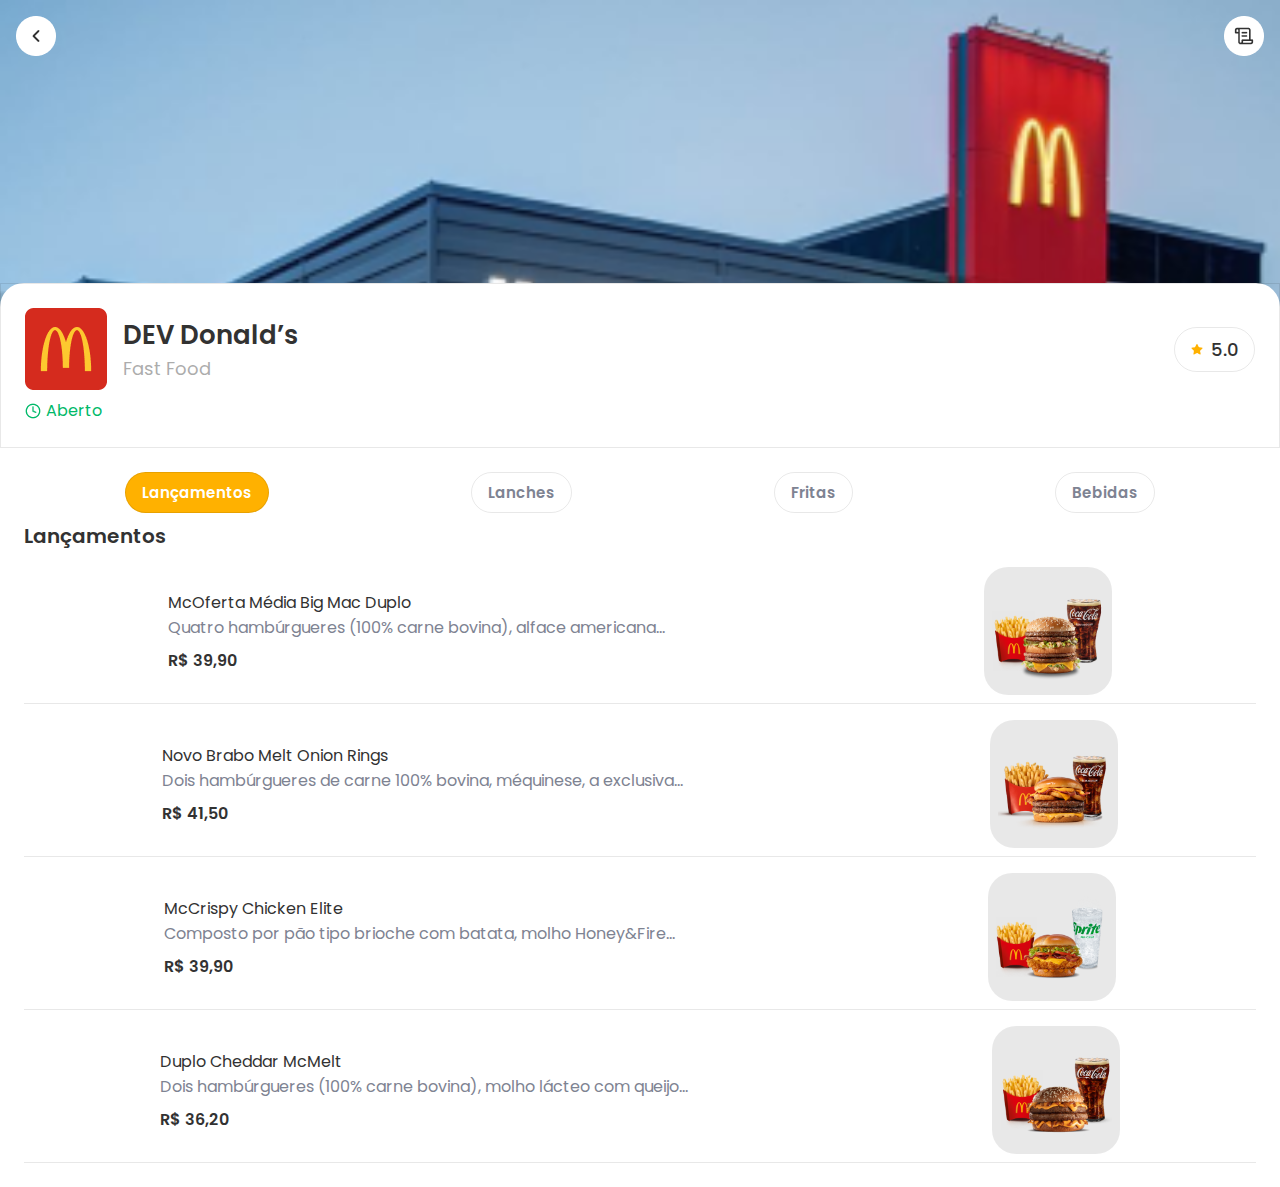
<file: menu.html>
<!DOCTYPE html>
<html lang="pt-br">

<head>
    <meta charset="UTF-8">
    <meta name="viewport" content="width=device-width, initial-scale=1.0">
    <link rel="stylesheet" href="./assets/css/style.css">
    <link rel="stylesheet" href="./assets/css/menu.css">
    <link rel="rel icon" href="./assets/imgs/McDonald's_Golden_Arches 2.png">
    <title>McDonalds</title>
</head>

<body>
    <section class="background-header">
    </section>
    <section class="main">
        <div class="header-main">
            <div class="row">
                <div class="restaurante-rate">
                    <div class="restaurante">
                        <img src="./assets/imgs/McDonald's_Golden_Arches 2.png" alt="" class="logo">
                        <div class="about-restaurante">
                            <h1>DEV Donald’s</h1>
                            <p>Fast Food</p>
                        </div>
                    </div>

                    <div class="rate">
                        <img src="./assets/imgs/star.png" alt="">
                        <p>5.0</p>
                    </div>
                </div>
            </div>
            <div class="aberto-fechado">
                <img src="./assets/imgs/clock.png" alt="">
                <p>Aberto</p>
            </div>
        </div>
        <div class="menu">
            <nav>
                <a href="" class="active">Lançamentos</a>
                <a href="">Lanches</a>
                <a href="">Fritas</a>
                <a href="">Bebidas</a>
            </nav>

            <div>
                <h2 class="class">Lançamentos</h2>
                <div class="cardapio">
                    <a class="item" href="./produto.html">
                        <div class="desc">
                            <p class="nome">McOferta Média Big Mac Duplo</p>
                            <p class="prod">Quatro hambúrgueres (100% carne bovina), alface americana...</p>
                            <h3>R$ 39,90</h3>
                        </div>
                        <img class="img" src="./assets/imgs/McOferta Média Big Mac Duplo.png" alt="">
                    </a>

                    <a class="item" href="">
                        <div class="desc">
                            <p class="nome">Novo Brabo Melt Onion Rings</p>
                            <p class="prod">Dois hambúrgueres de carne 100% bovina, méquinese, a exclusiva...</p>
                            <h3>R$ 41,50</h3>
                        </div>
                        <img class="img" src="./assets/imgs/Novo Brabo Melt Onion Rings.png" alt="">
                    </a>

                    <a class="item" href="">
                        <div class="desc">
                            <p class="nome">McCrispy Chicken Elite</p>
                            <p class="prod">Composto por pão tipo brioche com batata, molho Honey&Fire...</p>
                            <h3>R$ 39,90</h3>
                        </div>
                        <img class="img" src="./assets/imgs/McCrispy Chicken Elite.png" alt="">
                    </a>

                    <a class="item" href="">
                        <div class="desc">
                            <p class="nome">Duplo Cheddar McMelt</p>
                            <p class="prod">Dois hambúrgueres (100% carne bovina), molho lácteo com queijo...</p>
                            <h3>R$ 36,20</h3>
                        </div>
                        <img class="img" src="./assets/imgs/Duplo Cheddar McMelt.png" alt="">
                    </a>
                </div>
            </div>
        </div>
    </section>
    
    <a href="./index.html" class="btn left"><img src="./assets/imgs/Icon Button.png" alt=""></a>
    <a href="./pedidos.html" class="btn right"><img src="./assets/imgs/Icon Button (1).png" alt=""></a>
</body>

</html>
</file>
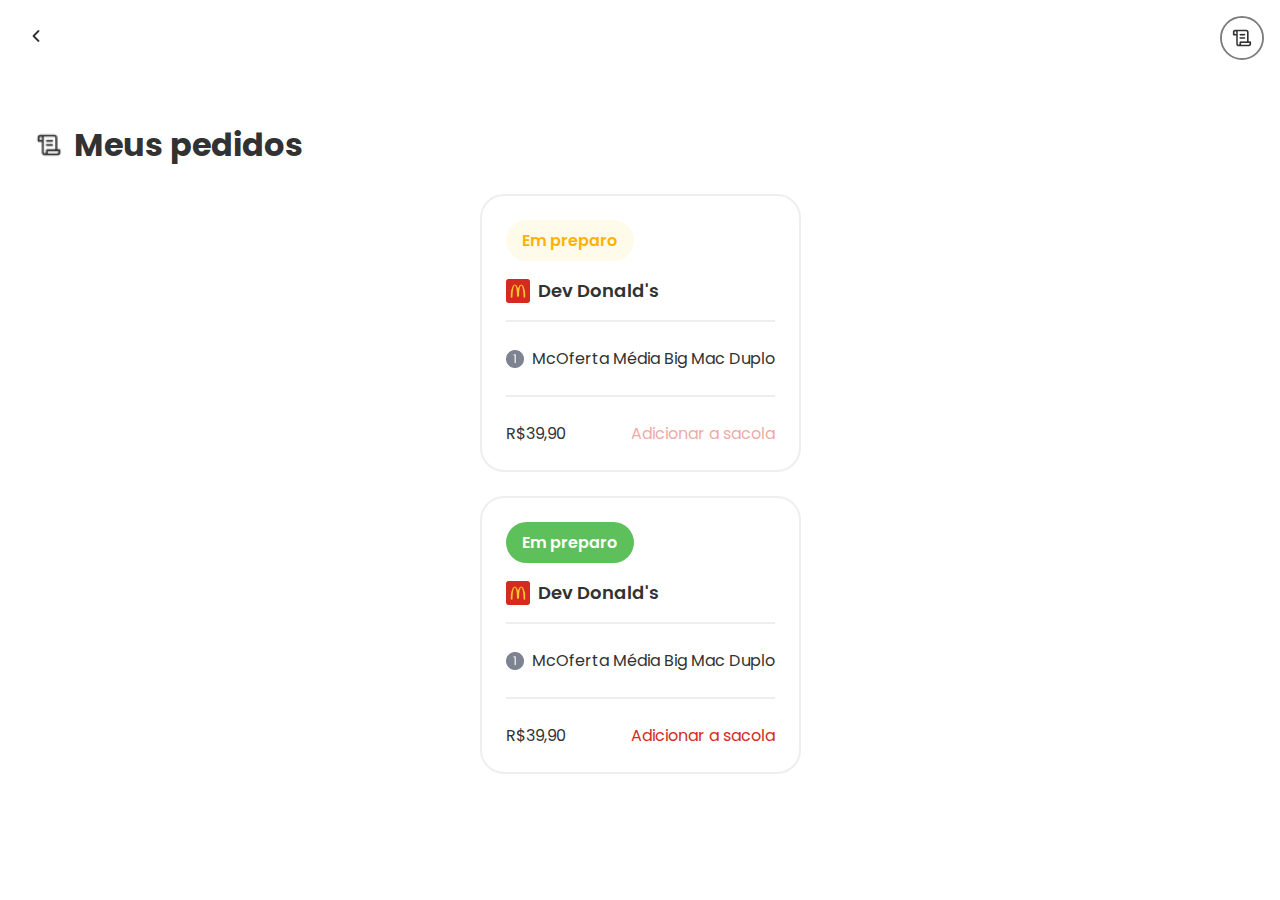
<file: pedidos.html>
<!DOCTYPE html>
<html lang="pt-br">
<head>
    <meta charset="UTF-8">
    <meta name="viewport" content="width=device-width, initial-scale=1.0">
    <title>McDonalds</title>
    <link rel="stylesheet" href="./assets/css/style.css">
    <link rel="stylesheet" href="./assets/css/menu.css">
    <link rel="stylesheet" href="./assets/css/pedidos.css">
</head>
<body>
    <a href="./menu.html" class="btn left"><img src="./assets/imgs/Icon Button.png" alt=""></a>
    <a href="" class="btn right"><img src="./assets/imgs/Icon Button (1).png" alt=""></a>
    <section class="main">
        <div class="sec-name">
            <img src="./assets/imgs/Icon Button (1).png" alt="">
            <h1>Meus pedidos</h1>
        </div>

        <div class="list">
            <div class="pedido">
                <div class="header-pedido">
                    <div class="status">
                        <p>Em preparo</p>
                    </div>
                    <div class="local">
                        <img src="./assets/imgs/McDonald's_Golden_Arches 2.png" alt="">
                        <p>Dev Donald's</p>
                    </div>
                </div>

                <div class="qtd">
                    <img src="./assets/imgs/quantity.png" alt="" class="num">
                    <p>McOferta Média Big Mac Duplo</p>
                </div>

                <div class="fim">
                    <p class="preco">R$39,90</p>
                    <a href="" class="add">Adicionar a sacola</a>
                </div>
            </div>

            <div class="pedido">
                <div class="header-pedido">
                    <div class="status p">
                        <p>Em preparo</p>
                    </div>
                    <div class="local">
                        <img src="./assets/imgs/McDonald's_Golden_Arches 2.png" alt="">
                        <p>Dev Donald's</p>
                    </div>
                </div>

                <div class="qtd">
                    <img src="./assets/imgs/quantity.png" alt="" class="num">
                    <p>McOferta Média Big Mac Duplo</p>
                </div>

                <div class="fim">
                    <p class="preco">R$39,90</p>
                    <a href="" class="add f">Adicionar a sacola</a>
                </div>
            </div>
        </div>
    </section>
</body>
</html>
</file>
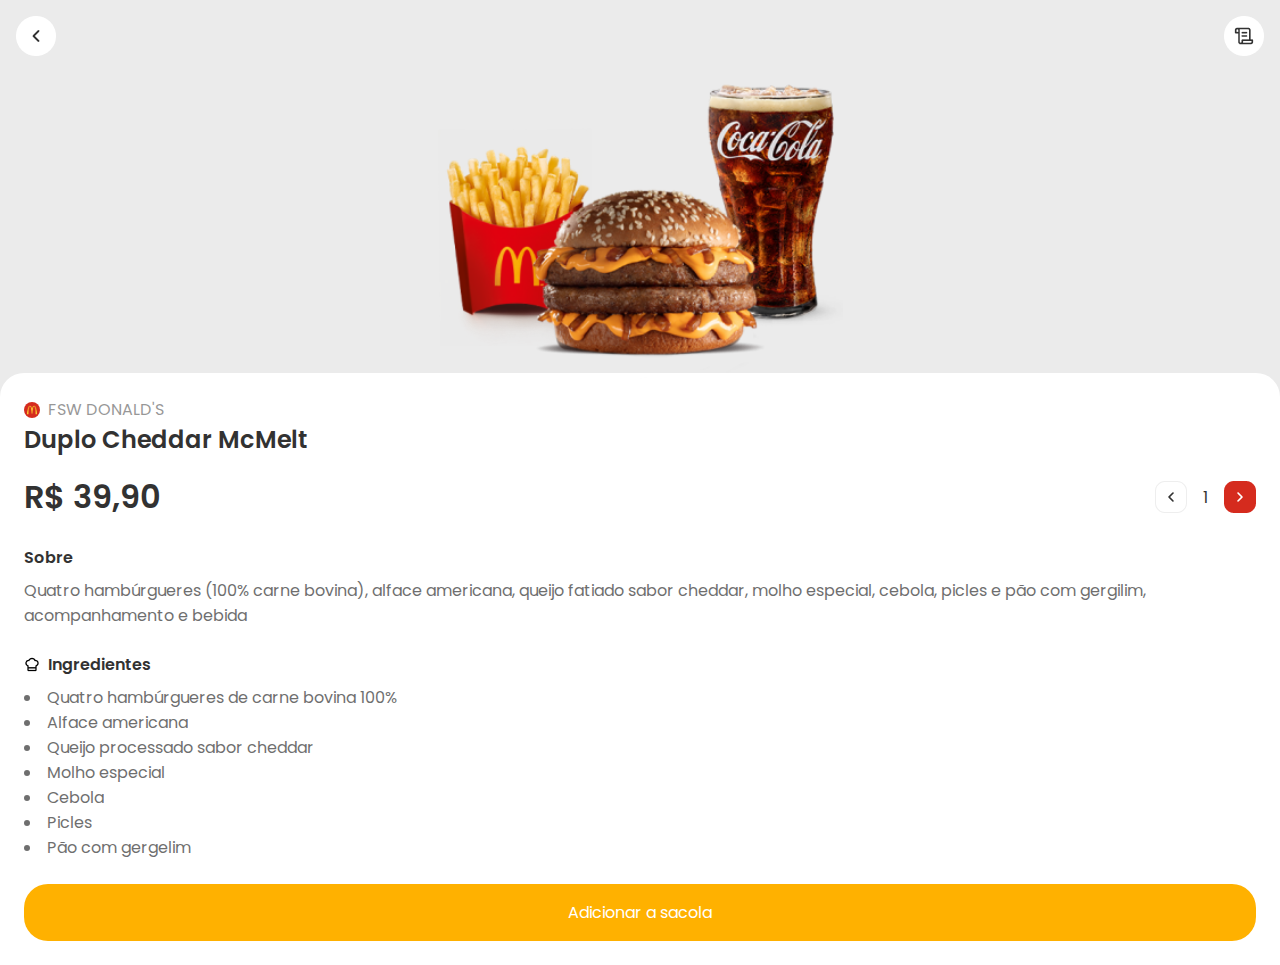
<file: produto.html>
<!DOCTYPE html>
<html lang="pt-br">

<head>
    <meta charset="UTF-8">
    <meta name="viewport" content="width=device-width, initial-scale=1.0">
    <title>McDonalds</title>
    <link rel="rel icon" href="./assets/imgs/McDonald's_Golden_Arches 2.png">
    <link rel="stylesheet" href="./assets/css/style.css">
    <link rel="stylesheet" href="./assets/css/menu.css">
    <link rel="stylesheet" href="./assets/css/produto.css">
</head>

<body>
    <a href="./menu.html" class="btn left"><img src="./assets/imgs/Icon Button.png" alt=""></a>
    <a href="./pedidos.html" class="btn right"><img src="./assets/imgs/Icon Button (1).png" alt=""></a>
    <div class="main-prod">
        <img src="./assets/imgs/Duplo Cheddar McMelt.png" alt="">
    </div>
    <section class="main">
        <div class="about">
            <div class="brand">
                <img src="./assets/imgs/McDonald's_Golden_Arches 2.png" alt="">
                <p>FSW DONALD'S</p>
            </div>
            <h2>Duplo Cheddar McMelt</h1>
                <div class="price-add">
                    <h1 class="price">R$ 39,90</h1>
                    <div class="add">
                        <img src="./assets/imgs/Stroke Icon Button.png" alt="">
                        <p>1</p>
                        <img src="./assets/imgs/Stroke Icon Button(1).png" alt="">
                    </div>
                </div>
        </div>

        <div class="desc-prod">
            <p class="desc-type">Sobre</p>
            <p class="desc">Quatro hambúrgueres (100% carne bovina), alface americana, queijo fatiado sabor cheddar,
                molho especial, cebola, picles e pão com gergilim, acompanhamento e bebida</p>
        </div>

        <div class="desc-prod">
            <div class="desc-type"><img src="./assets/imgs/chef-hat.png" alt="">
                <p>Ingredientes</p>
            </div>
            <ul>
                <li>Quatro hambúrgueres de carne bovina 100%</li>
                <li>Alface americana</li>
                <li>Queijo processado sabor cheddar</li>
                <li>Molho especial</li>
                <li>Cebola</li>
                <li>Picles</li>
                <li>Pão com gergelim</li>
            </ul>
        </div>

        <a id="add-to-shop" onclick="openNav()">Adicionar a sacola</a>

        <div id="mySidepanel" class="sidepanel">
            <div>
                <div class="sidebar-row">
                    <h2 class="desc-type">Sacola</h2>
                    <a href="javascript:void(0)" class="closebtn" onclick="closeNav()">×</a>
                </div>

                <div class="sidebar-card">
                    <img src="./assets/imgs/Duplo Cheddar McMelt.png" alt="" class="first">
                    <div class="sidebar-card-desc">
                        <div class="burg-name">McOferta Média Big Mac</div>
                        <p class="price">R$ 39.90</p>
                        <div class="add">
                            <img src="./assets/imgs/Stroke Icon Button.png" alt="">
                            <p>1</p>
                            <img src="./assets/imgs/Stroke Icon Button(1).png" alt="">
                        </div>
                    </div>
                    <img src="./assets/imgs/Stroke Icon Button(2).png" alt="">
                </div>
            </div>

            <div class="finalizacao">
                <div class="final-txt">

                </div>

                <a href="" class="finalizar-pedido">Finalizar pedido</a>
            </div>
        </div>

    </section>
</body>

<script src="./assets/js/sidebar.js"></script>
<!-- <script src="./assets/js/modal.js"></script> -->

</html>
</file>
<file: assets/css/style.css>
/*#region Splash*/
@import url('https://fonts.googleapis.com/css2?family=Poppins:ital,wght@0,100;0,200;0,300;0,400;0,500;0,600;0,700;0,800;0,900;1,100;1,200;1,300;1,400;1,500;1,600;1,700;1,800;1,900&display=swap');
*{
    margin: 0;
    padding: 0;
    box-sizing: border-box;
    padding: 1rem;
    font-family: 'Poppins';
    text-decoration: none;
}

.splash-page{
    display: flex;
    justify-content: center;
    flex-direction: column;
}

.splash-page .logo{
    display: flex;
    flex-direction: column;
    align-self: center;
    justify-content: center;
}

.splash-page .logo img{
    width: 9rem;
    display: flex;
    align-self: center;
}

.splash-page .logo .subtitle{
    font-size: 1.5rem;
    font-weight: bold;
    letter-spacing: 1.2px;
}

.box .options{
    display: flex;
    justify-content: center;
    align-items: center;
}

.splash-page .text{
    display: flex;
    flex-direction: column;
    align-items: center;
    margin-bottom: 3rem;
}

.splash-page .text .title{
    font-size: 2rem;
    font-weight: 600;
}

.splash-page .text .desc{
    color: #7E8392;
    text-align: center;
    font-size: 1rem;
}

.splash-page .option{
    display: flex;
    flex-direction: column;
    align-items: center;
    justify-self: center;
    border: solid 2px #EBF2F5;
    border-radius: 20px;
    min-width: 40vw;
    height: 25vh;
}

.splash-page .options a{
    font-size: 1rem;
    text-align: center;
    color: black;
    text-decoration: none;
}

.misc-title{
    font-weight: bold;
    margin-top: 1rem;
    padding: .5rem 1rem ;
    background-color: #F4F4F5;
    border-radius: 20px;
    align-self: center;
}
/*#endregion*/
</file>
<file: assets/css/menu.css>
/* BACKGROUND IMAGE */
.background-header {
    width: 100vw;
    height: 35vh;
    background-image: url(../imgs/img.png);
    background-size: cover;
    padding: 0;
}

/* FIM BACKGROUND IMAGE */

* {
    padding: 0;
    color: #323232;
}

html {
    overflow-x: hidden;
}

.main {
    background-color: white;
    margin-top: -2rem;
    border-radius: 24px 24px 0 0;
}

/* HEADER MAIN */
.header-main,
.menu {
    padding: 1.5rem;
    display: flex;
    flex-direction: column;
    gap: .5rem;
}

.header-main {
    border: 1px solid rgba(0, 0, 0, .09);
}

.restaurante-rate,
.restaurante,
.rate,
.aberto-fechado {
    display: flex;
    flex-direction: row;
    align-items: center;
}

.restaurante-rate {
    justify-content: space-between;
}

.restaurante .logo {
    padding: 0 1rem 0 0;
}

.rate {
    gap: .5rem;
    padding: .5rem 1rem;
    border: 1px solid rgba(0, 0, 0, .09);
    border-radius: 24px;
}

.about-restaurante h1 {
    font-weight: 600;
    font-size: 26px;
}

.about-restaurante p {
    opacity: 40%;
    font-size: 18px
}

.rate p {
    font-size: 18px;
    font-weight: 500;
}

.aberto-fechado {
    display: flex;
    flex-direction: row;
    gap: .3rem;
}

.aberto-fechado p {
    color: #00B969;
}

/* FIM HEADER MAIN */

/* DAQUI PRA BAIXO CSS MENU */
.menu nav {
    display: flex;
    flex-direction: row;
    align-items: center;
    justify-content: space-around;
}

.menu nav a {
    color: #7e8392;
    padding: 0.5rem 1rem;
    border: 1px solid rgba(0, 0, 0, .09);
    border-radius: 24px;
    font-weight: 600;
    font-size: 15px;
}

.menu nav a.active {
    color: white;
    background-color: #FFB100;
    border-radius: 24px;
}

.menu nav a.active:hover {
    color: white;
}

.menu nav a:hover {
    color: #FFB100;
}

.class {
    font-weight: 600;
    font-size: 20px;
}

.item {
    display: flex;
    flex-direction: row;
    align-items: center;
    justify-content: space-around;
    gap: 2rem;
    padding: 1rem 0 .5rem;
    border-bottom: 1px solid rgba(0, 0, 0, .09);
}

.img {
    width: 8rem;
    background-color: rgba(0, 0, 0, .09);
    padding: 0.5rem;
    border-radius: 24px
}

.prod {
    color: #7E8392;
}

.desc h3 {
    padding-top: 0.5rem;
    font-weight: 600;
    font-size: 1rem;
}

.btn{
    position: fixed;
    top: 0;
    z-index: 99;
}

.right{
    right: 0;
}

.left{
    left: 0;
}

a.btn{
    padding: 1rem;
}
</file>
<file: assets/css/pedidos.css>
.main, .pedido{
    padding: 1.5rem;
}

.pedido{
    border: solid 2px #eee;
    border-radius: 24px;
}

.sec-name{
    padding-top: 8rem;
    display: flex;
    flex-direction: row;
    align-items: center;
    justify-content: start;
}

.btn.right img{
    border: solid 2px rgba(0, 0, 0, .5);
    border-radius: 50%;
}

.sec-name img{
    width: 50px;
    height: 50px;
}

.list{
    padding-top: 1.5rem;
}

.status p{
    font-weight: 600;
    color: #FFB100;
}

.status{
    padding:.5rem 1rem;
    background-color: #FFFBEB;
    width: fit-content;
    border-radius: 24px;
}

.local{
    padding: 1rem 0;
    display: flex;
    flex-direction: row;
    align-items: center;
    gap: .5rem;
}

.local img{
    width: 1.5rem;
}

.local p{
    font-weight: 600;
    font-size: 18px;
}

.header-pedido{
    border-bottom: solid 2px #eee;
}

.qtd{
    padding: 1.5rem 0;
    display: flex;
    flex-direction: row;
    align-items: center;
    gap: 0.5rem;
    border-bottom: solid 2px #eee;
}

.fim{
    padding: 1.5rem 0 0;
    display: flex;
    flex-direction: row;
    align-items: center;
    justify-content: space-between;
}

a.add{
    color: #D52B1E;
    opacity: 40%;
}

a.add:hover{
    opacity:1;
}

.status.p p{
    color:white;
}

.status.p{
    background-color:#5dc05b;
}

a.add.f{
    opacity: 1;
}

.list{
    display: flex;
    flex-direction: column;
    align-items: center;
    justify-content: center;
    gap:1.5rem;
}
</file>
<file: assets/css/produto.css>
.main-prod {
    background-color: rgba(0, 0, 0, 0.08);
    display: flex;
    justify-content: center;
    width: 100vw;
    height: 45vh;
}

.main {
    padding: 1.5rem;
    display: flex;
    flex-direction: column;
    gap: 1.5rem;
}

.brand {
    display: flex;
    flex-direction: row;
    align-items: center;
    gap: .5rem;
}

.brand img {
    border-radius: 50%;
    width: 1rem;
    height: 1rem;
}

.brand p {
    color: #323232;
    opacity: 0.5;
}

.about h2 {
    font-weight: 600;
}

.price-add {
    margin-top: 1rem;
    display: flex;
    flex-direction: row;
    justify-content: space-between;
}

.add {
    display: flex;
    flex-direction: row;
    align-items: center;
    gap: 1rem;
}

.add img {
    cursor: pointer;
}

.price {
    font-weight: 600;
}

.desc-prod {
    display: flex;
    flex-direction: column;
    justify-content: center;
    gap: .5rem;
}

ul li {
    list-style-position: inside;
}

.desc-type {
    display: flex;
    flex-direction: row;
    align-items: center;
    gap: .5rem;
    font-weight: 600;
}

.desc,
.desc-prod ul li {
    opacity: 0.7;
}

#add-to-shop {
    padding: 1rem 2rem;
    background-color: #FFB100;
    text-align: center;
    color: white;
    border-radius: 24px;
}

.

/* MODAL */
    /* The Modal (background) */
    .modal {
        display: none;
        /* Hidden by default */
        position: fixed;
        /* Stay in place */
        z-index: 1;
        /* Sit on top */
        left: 0;
        top: 0;
        width: 100%;
        /* Full width */
        height: 100%;
        /* Full height */
        overflow: auto;
        /* Enable scroll if needed */
        background-color: rgb(0, 0, 0);
        /* Fallback color */
        background-color: rgba(0, 0, 0, 0.4);
        /* Black w/ opacity */
    }

    /* Modal Content/Box */
    .modal-content {
        background-color: #fefefe;
        margin: 15% auto;
        /* 15% from the top and centered */
        padding: 20px;
        border: 1px solid #888;
        width: 80%;
        /* Could be more or less, depending on screen size */
    }

    /* The Close Button */
    .close {
        color: #aaa;
        float: right;
        font-size: 28px;
        font-weight: bold;
    }

    .close:hover,
    .close:focus {
        color: black;
        text-decoration: none;
        cursor: pointer;
    }

/* SIDEBAR */

.sidepanel {
    display: flex;
    flex-direction: column;
    justify-content: space-between;
    width: 0;
    position: fixed;
    z-index: 999;
    top: 0;
    right: 0;
    background-color: white;
    overflow-x: hidden;
    transition: 0.5s;
    padding-top: 60px;
}

.sidepanel a {
    text-decoration: none;
    font-size: 25px;
    color: #818181;
    display: block;
    transition: 0.3s;
}

.sidepanel a:hover {
    color: #f1f1f1;
}

.sidepanel .closebtn {
    right: 25px;
    font-size: 36px;
}

.openbtn {
    font-size: 20px;
    cursor: pointer;
    background-color: #111;
    color: white;
    padding: 10px 15px;
    border: none;
}

.openbtn:hover {
    background-color: #444;
}

.sidebar-row{
    padding: 1.5rem;
    display: flex;
    flex-direction: row;
    align-items: center;
    justify-content: space-between;
}

.sidebar-card{
    display: flex;
    flex-direction: row;
    align-items: center;
    justify-content: center;
    gap: .5rem;
}

.first{
    max-width: 6rem;
    padding: 0.5rem;
    background-color: rgba(0, 0, 0, 0.08);
    border-radius: 24px;
}
</file>
